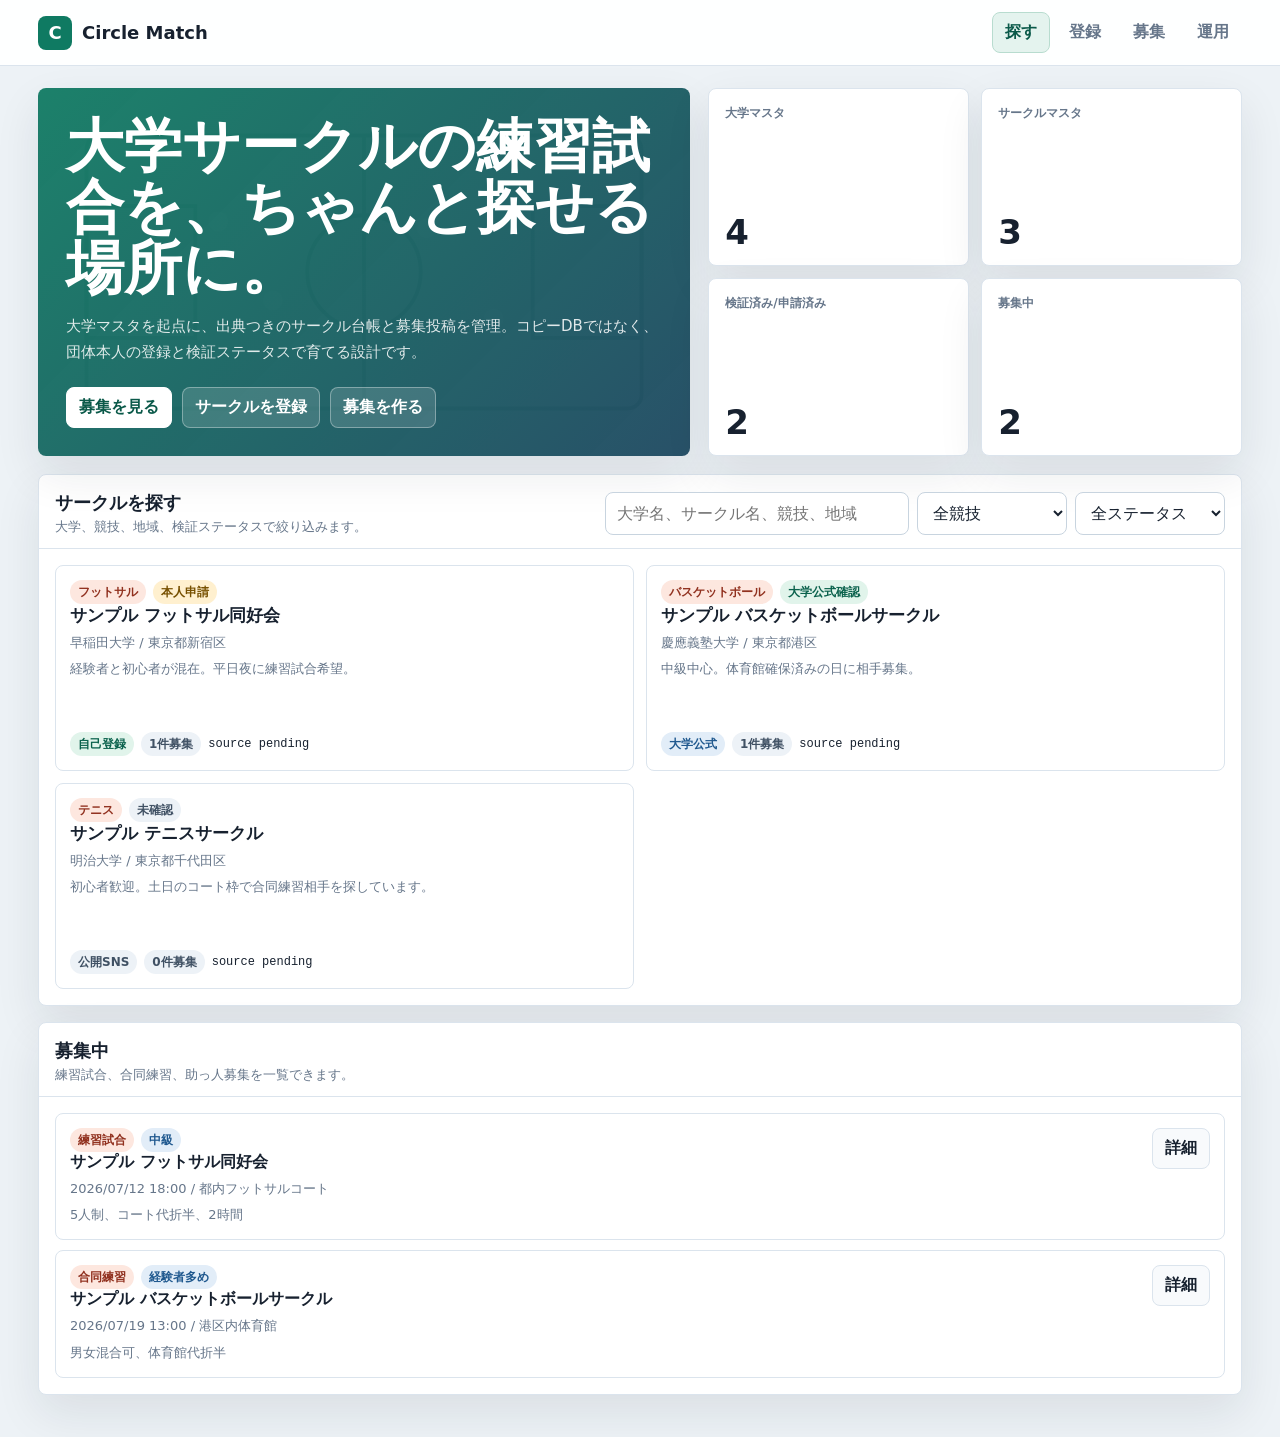
<file: outputs/index.html>
<!doctype html>
<html lang="ja">
<head>
  <meta charset="utf-8">
  <meta name="viewport" content="width=device-width, initial-scale=1">
  <title>Circle Match | 大学サークル練習試合マッチング</title>
  <style>
    :root {
      --ink: #17212f;
      --muted: #66768a;
      --line: #dbe4ed;
      --soft: #f4f7fa;
      --paper: #ffffff;
      --brand: #0f7a62;
      --brand-dark: #0a5949;
      --accent: #d14f2f;
      --gold: #b37a14;
      --blue: #2767a5;
      --shadow: 0 18px 46px rgba(23, 33, 47, .09);
    }

    * { box-sizing: border-box; }

    body {
      margin: 0;
      background: #edf2f6;
      color: var(--ink);
      font-family: system-ui, -apple-system, BlinkMacSystemFont, "Segoe UI", sans-serif;
      letter-spacing: 0;
    }

    button, input, select, textarea { font: inherit; }

    button {
      min-height: 40px;
      border: 1px solid var(--line);
      border-radius: 8px;
      background: var(--paper);
      color: var(--ink);
      cursor: pointer;
      font-weight: 750;
      padding: 9px 12px;
    }

    button.primary {
      color: #fff;
      border-color: var(--brand);
      background: var(--brand);
    }

    button.ghost { background: #f8fafc; }

    header {
      position: sticky;
      top: 0;
      z-index: 20;
      background: rgba(255, 255, 255, .94);
      border-bottom: 1px solid var(--line);
      backdrop-filter: blur(10px);
    }

    .topbar {
      max-width: 1240px;
      margin: 0 auto;
      padding: 12px 18px;
      display: flex;
      align-items: center;
      justify-content: space-between;
      gap: 16px;
    }

    .brand {
      display: flex;
      align-items: center;
      gap: 10px;
      min-width: 180px;
      font-weight: 900;
      font-size: 18px;
    }

    .mark {
      width: 34px;
      height: 34px;
      display: grid;
      place-items: center;
      border-radius: 8px;
      background: var(--brand);
      color: #fff;
      font-weight: 900;
    }

    .tabs {
      display: flex;
      align-items: center;
      justify-content: flex-end;
      flex-wrap: wrap;
      gap: 6px;
    }

    .tab {
      border-color: transparent;
      background: transparent;
      color: var(--muted);
    }

    .tab[aria-selected="true"] {
      color: var(--brand-dark);
      background: #e4f3ee;
      border-color: #b8dccf;
    }

    main {
      max-width: 1240px;
      margin: 0 auto;
      padding: 22px 18px 42px;
    }

    .hero {
      display: grid;
      grid-template-columns: minmax(0, 1.1fr) minmax(320px, .9fr);
      gap: 18px;
      align-items: stretch;
      margin-bottom: 18px;
    }

    .intro {
      min-height: 258px;
      border-radius: 8px;
      background:
        linear-gradient(135deg, rgba(15, 122, 98, .94), rgba(24, 67, 92, .92)),
        url("data:image/svg+xml,%3Csvg xmlns='http://www.w3.org/2000/svg' width='900' height='480' viewBox='0 0 900 480'%3E%3Crect width='900' height='480' fill='%23e9f2f0'/%3E%3Cg fill='none' stroke='%2392b5aa' stroke-width='5' opacity='.65'%3E%3Crect x='88' y='62' width='724' height='356' rx='18'/%3E%3Cline x1='450' y1='62' x2='450' y2='418'/%3E%3Ccircle cx='450' cy='240' r='74'/%3E%3Crect x='88' y='154' width='142' height='172'/%3E%3Crect x='670' y='154' width='142' height='172'/%3E%3C/g%3E%3Cg fill='%23ffffff' opacity='.78'%3E%3Ccircle cx='260' cy='174' r='13'/%3E%3Ccircle cx='331' cy='277' r='13'/%3E%3Ccircle cx='532' cy='183' r='13'/%3E%3Ccircle cx='619' cy='301' r='13'/%3E%3C/g%3E%3C/svg%3E");
      background-size: cover;
      background-position: center;
      color: #fff;
      padding: 28px;
      display: flex;
      flex-direction: column;
      justify-content: space-between;
      box-shadow: var(--shadow);
    }

    .intro h1 {
      max-width: 760px;
      margin: 0;
      font-size: clamp(29px, 5vw, 58px);
      line-height: 1.05;
      letter-spacing: 0;
    }

    .intro p {
      max-width: 680px;
      margin: 14px 0 0;
      color: rgba(255, 255, 255, .86);
      font-size: 15px;
      line-height: 1.75;
    }

    .hero-actions {
      display: flex;
      gap: 10px;
      flex-wrap: wrap;
      margin-top: 22px;
    }

    .hero-actions button {
      border-color: rgba(255, 255, 255, .34);
      background: rgba(255, 255, 255, .14);
      color: #fff;
    }

    .hero-actions button.primary {
      background: #fff;
      color: var(--brand-dark);
      border-color: #fff;
    }

    .stats {
      display: grid;
      grid-template-columns: repeat(2, minmax(0, 1fr));
      gap: 12px;
    }

    .metric, .panel {
      background: var(--paper);
      border: 1px solid var(--line);
      border-radius: 8px;
      box-shadow: var(--shadow);
    }

    .metric {
      min-height: 123px;
      padding: 16px;
      display: flex;
      flex-direction: column;
      justify-content: space-between;
    }

    .metric span {
      color: var(--muted);
      font-size: 12px;
      font-weight: 800;
    }

    .metric strong {
      font-size: 34px;
      line-height: 1;
    }

    .view { display: none; }
    .view.active { display: block; }

    .panel-head {
      padding: 16px 16px 12px;
      border-bottom: 1px solid var(--line);
      display: flex;
      justify-content: space-between;
      gap: 14px;
      flex-wrap: wrap;
      align-items: center;
    }

    .panel-title {
      display: grid;
      gap: 3px;
    }

    .panel-title h2 {
      margin: 0;
      font-size: 18px;
    }

    .panel-title p {
      margin: 0;
      color: var(--muted);
      font-size: 13px;
    }

    .toolbar {
      display: grid;
      grid-template-columns: minmax(220px, 1fr) 150px 150px;
      gap: 8px;
      min-width: min(100%, 620px);
    }

    input, select, textarea {
      width: 100%;
      min-height: 40px;
      border: 1px solid #c8d4df;
      border-radius: 8px;
      background: #fff;
      color: var(--ink);
      padding: 10px 11px;
    }

    textarea {
      min-height: 86px;
      resize: vertical;
    }

    .content-grid {
      display: grid;
      grid-template-columns: 360px minmax(0, 1fr);
      gap: 16px;
      align-items: start;
    }

    .form {
      display: grid;
      gap: 12px;
      padding: 16px;
    }

    label {
      display: grid;
      gap: 6px;
      color: var(--muted);
      font-size: 12px;
      font-weight: 800;
    }

    .row {
      display: grid;
      grid-template-columns: repeat(2, minmax(0, 1fr));
      gap: 10px;
    }

    .cards {
      display: grid;
      grid-template-columns: repeat(2, minmax(0, 1fr));
      gap: 12px;
      padding: 16px;
    }

    .circle-card {
      min-height: 206px;
      border: 1px solid var(--line);
      border-radius: 8px;
      background: #fff;
      padding: 14px;
      display: flex;
      flex-direction: column;
      justify-content: space-between;
      gap: 14px;
    }

    .circle-card h3 {
      margin: 0;
      font-size: 17px;
      line-height: 1.35;
    }

    .circle-card p {
      margin: 6px 0 0;
      color: var(--muted);
      line-height: 1.55;
      font-size: 13px;
    }

    .card-meta {
      display: flex;
      gap: 7px;
      flex-wrap: wrap;
      align-items: center;
    }

    .badge {
      display: inline-flex;
      align-items: center;
      min-height: 24px;
      padding: 3px 8px;
      border-radius: 999px;
      background: #edf2f7;
      color: #405164;
      font-size: 12px;
      font-weight: 850;
      white-space: nowrap;
    }

    .badge.ok { background: #e1f4eb; color: #0b624d; }
    .badge.warn { background: #fff0cf; color: #775000; }
    .badge.hot { background: #fde7df; color: #91311f; }
    .badge.blue { background: #e2edf8; color: #20598f; }

    .match-list {
      display: grid;
      gap: 10px;
      padding: 16px;
    }

    .match-item {
      border: 1px solid var(--line);
      border-radius: 8px;
      background: #fff;
      padding: 14px;
      display: grid;
      grid-template-columns: minmax(0, 1fr) auto;
      gap: 12px;
      align-items: start;
    }

    .match-item h3 {
      margin: 0;
      font-size: 16px;
    }

    .match-item p {
      margin: 6px 0 0;
      color: var(--muted);
      font-size: 13px;
      line-height: 1.55;
    }

    .empty {
      padding: 32px;
      text-align: center;
      color: var(--muted);
    }

    .policy-grid {
      display: grid;
      grid-template-columns: repeat(3, minmax(0, 1fr));
      gap: 12px;
      padding: 16px;
    }

    .policy {
      border: 1px solid var(--line);
      border-radius: 8px;
      padding: 14px;
      background: #fff;
      min-height: 176px;
    }

    .policy h3 {
      margin: 0 0 10px;
      font-size: 16px;
    }

    .policy ul {
      margin: 0;
      padding-left: 18px;
      color: var(--muted);
      line-height: 1.75;
      font-size: 13px;
    }

    .small-actions {
      display: flex;
      flex-wrap: wrap;
      gap: 8px;
      padding: 0 16px 16px;
    }

    .mono {
      font-family: ui-monospace, SFMono-Regular, Consolas, monospace;
      font-size: 12px;
    }

    @media (max-width: 980px) {
      .hero, .content-grid { grid-template-columns: 1fr; }
      .cards, .policy-grid { grid-template-columns: 1fr; }
      .toolbar { grid-template-columns: 1fr; }
    }

    @media (max-width: 620px) {
      .topbar { align-items: flex-start; flex-direction: column; }
      .tabs { justify-content: flex-start; }
      .stats, .row { grid-template-columns: 1fr; }
      .intro { padding: 20px; }
      main { padding-inline: 12px; }
      .match-item { grid-template-columns: 1fr; }
    }
  </style>
</head>
<body>
  <header>
    <div class="topbar">
      <div class="brand"><span class="mark">C</span>Circle Match</div>
      <nav class="tabs" aria-label="画面切替">
        <button class="tab" data-view="find" aria-selected="true">探す</button>
        <button class="tab" data-view="register" aria-selected="false">登録</button>
        <button class="tab" data-view="post" aria-selected="false">募集</button>
        <button class="tab" data-view="policy" aria-selected="false">運用</button>
      </nav>
    </div>
  </header>

  <main>
    <section class="hero">
      <div class="intro">
        <div>
          <h1>大学サークルの練習試合を、ちゃんと探せる場所に。</h1>
          <p>大学マスタを起点に、出典つきのサークル台帳と募集投稿を管理。コピーDBではなく、団体本人の登録と検証ステータスで育てる設計です。</p>
        </div>
        <div class="hero-actions">
          <button class="primary" data-jump="find">募集を見る</button>
          <button data-jump="register">サークルを登録</button>
          <button data-jump="post">募集を作る</button>
        </div>
      </div>
      <div class="stats" aria-label="集計">
        <div class="metric"><span>大学マスタ</span><strong id="universityCount">0</strong></div>
        <div class="metric"><span>サークルマスタ</span><strong id="circleCount">0</strong></div>
        <div class="metric"><span>検証済み/申請済み</span><strong id="verifiedCount">0</strong></div>
        <div class="metric"><span>募集中</span><strong id="matchCount">0</strong></div>
      </div>
    </section>

    <section id="find" class="view active">
      <div class="panel">
        <div class="panel-head">
          <div class="panel-title">
            <h2>サークルを探す</h2>
            <p>大学、競技、地域、検証ステータスで絞り込みます。</p>
          </div>
          <div class="toolbar">
            <input id="searchInput" type="search" placeholder="大学名、サークル名、競技、地域">
            <select id="sportFilter"><option value="">全競技</option></select>
            <select id="statusFilter">
              <option value="">全ステータス</option>
              <option value="unverified">未確認</option>
              <option value="claimed">本人申請</option>
              <option value="university_verified">大学公式確認</option>
              <option value="admin_verified">運営確認</option>
            </select>
          </div>
        </div>
        <div id="circleCards" class="cards"></div>
      </div>

      <div class="panel" style="margin-top: 16px;">
        <div class="panel-head">
          <div class="panel-title">
            <h2>募集中</h2>
            <p>練習試合、合同練習、助っ人募集を一覧できます。</p>
          </div>
        </div>
        <div id="matchList" class="match-list"></div>
      </div>
    </section>

    <section id="register" class="view">
      <div class="content-grid">
        <div class="panel">
          <div class="panel-head">
            <div class="panel-title">
              <h2>大学マスタ</h2>
              <p>キャンパス単位の地域情報を持たせます。</p>
            </div>
          </div>
          <form id="universityForm" class="form">
            <label>大学名<input id="universityName" required placeholder="例: 明治大学"></label>
            <div class="row">
              <label>都道府県<input id="prefecture" required placeholder="例: 東京都"></label>
              <label>市区町村<input id="city" required placeholder="例: 千代田区"></label>
            </div>
            <label>キャンパス/地域<input id="campusName" placeholder="例: 駿河台キャンパス"></label>
            <label>公式URL<input id="officialUrl" type="url" placeholder="https://..."></label>
            <button class="primary" type="submit">大学を保存</button>
          </form>
        </div>

        <div class="panel">
          <div class="panel-head">
            <div class="panel-title">
              <h2>サークルマスタ</h2>
              <p>出典URLと検証状態を必ず残します。</p>
            </div>
          </div>
          <form id="circleForm" class="form">
            <label>大学<select id="circleUniversity" required></select></label>
            <label>サークル名<input id="circleName" required placeholder="例: 早稲田フットサル同好会"></label>
            <div class="row">
              <label>競技
                <select id="circleSport" required>
                  <option>サッカー</option>
                  <option>フットサル</option>
                  <option>バスケットボール</option>
                  <option>テニス</option>
                  <option>バレーボール</option>
                  <option>野球</option>
                  <option>その他</option>
                </select>
              </label>
              <label>活動地域<input id="circleArea" required placeholder="例: 東京都新宿区"></label>
            </div>
            <div class="row">
              <label>出典種別
                <select id="sourceType">
                  <option value="university_official">大学公式</option>
                  <option value="self_registered">自己登録</option>
                  <option value="public_sns">公開SNS</option>
                  <option value="other">その他公開情報</option>
                </select>
              </label>
              <label>検証ステータス
                <select id="verificationStatus">
                  <option value="unverified">未確認</option>
                  <option value="claimed">本人申請</option>
                  <option value="university_verified">大学公式確認</option>
                  <option value="admin_verified">運営確認</option>
                </select>
              </label>
            </div>
            <label>出典URL<input id="sourceUrl" type="url" placeholder="https://..."></label>
            <label>SNS URL<input id="snsUrl" type="url" placeholder="https://..."></label>
            <label>団体本人が書くメモ<textarea id="ownerNotes" placeholder="レベル感、活動曜日、募集したい相手など"></textarea></label>
            <button class="primary" type="submit">サークルを保存</button>
          </form>
        </div>
      </div>
    </section>

    <section id="post" class="view">
      <div class="content-grid">
        <div class="panel">
          <div class="panel-head">
            <div class="panel-title">
              <h2>募集を作る</h2>
              <p>日時、場所、レベル、条件を公開します。</p>
            </div>
          </div>
          <form id="matchForm" class="form">
            <label>募集元サークル<select id="matchCircle" required></select></label>
            <div class="row">
              <label>募集種別
                <select id="matchType">
                  <option>練習試合</option>
                  <option>合同練習</option>
                  <option>助っ人募集</option>
                  <option>大会参加者募集</option>
                </select>
              </label>
              <label>レベル
                <select id="matchLevel">
                  <option>初心者歓迎</option>
                  <option>中級</option>
                  <option>経験者多め</option>
                  <option>大会志向</option>
                </select>
              </label>
            </div>
            <label>日時<input id="matchDate" type="datetime-local" required></label>
            <label>場所<input id="matchPlace" required placeholder="例: 江戸川区臨海球技場"></label>
            <label>条件<textarea id="matchNote" placeholder="人数、費用、男女混合可否、雨天時など"></textarea></label>
            <button class="primary" type="submit">募集を保存</button>
          </form>
        </div>

        <div class="panel">
          <div class="panel-head">
            <div class="panel-title">
              <h2>直近の募集</h2>
              <p>保存した募集はローカルに保持されます。</p>
            </div>
          </div>
          <div id="postMatchList" class="match-list"></div>
        </div>
      </div>
    </section>

    <section id="policy" class="view">
      <div class="panel">
        <div class="panel-head">
          <div class="panel-title">
            <h2>データ運用</h2>
            <p>既存サイトのコピーではなく、出典管理と本人申請で育てます。</p>
          </div>
        </div>
        <div class="policy-grid">
          <article class="policy">
            <h3>保存する情報</h3>
            <ul>
              <li>大学名、地域、公式URL</li>
              <li>サークル名、競技、活動地域</li>
              <li>出典URL、公開SNS</li>
              <li>団体本人が入力した紹介文</li>
            </ul>
          </article>
          <article class="policy">
            <h3>コピーしない情報</h3>
            <ul>
              <li>他サイトの紹介文</li>
              <li>写真、レビュー、ランキング</li>
              <li>ログイン後ページの情報</li>
              <li>規約で禁止された大量取得データ</li>
            </ul>
          </article>
          <article class="policy">
            <h3>検証ステータス</h3>
            <ul>
              <li>未確認</li>
              <li>本人申請</li>
              <li>大学公式確認</li>
              <li>運営確認</li>
            </ul>
          </article>
        </div>
        <div class="small-actions">
          <button id="exportJson">JSON出力</button>
          <button id="exportCsv">CSV出力</button>
          <button id="resetSeed" class="ghost">初期データに戻す</button>
        </div>
      </div>
    </section>
  </main>

  <script>
    const storageKey = "circle-match-site-v1";

    const seed = {
      universities: [
        { university_id: "u_waseda", university_name: "早稲田大学", prefecture: "東京都", city: "新宿区", campus_name: "早稲田キャンパス", official_url: "https://www.waseda.jp/" },
        { university_id: "u_keio", university_name: "慶應義塾大学", prefecture: "東京都", city: "港区", campus_name: "三田キャンパス", official_url: "https://www.keio.ac.jp/" },
        { university_id: "u_meiji", university_name: "明治大学", prefecture: "東京都", city: "千代田区", campus_name: "駿河台キャンパス", official_url: "https://www.meiji.ac.jp/" },
        { university_id: "u_tokyo", university_name: "東京大学", prefecture: "東京都", city: "文京区", campus_name: "本郷キャンパス", official_url: "https://www.u-tokyo.ac.jp/" }
      ],
      circles: [
        {
          circle_id: "c_001",
          university_id: "u_waseda",
          circle_name: "サンプル フットサル同好会",
          sport_category: "フットサル",
          activity_area: "東京都新宿区",
          source_type: "self_registered",
          source_url: "",
          verification_status: "claimed",
          public_status: "published",
          last_checked_at: "2026-06-28",
          sns_url: "",
          owner_notes: "経験者と初心者が混在。平日夜に練習試合希望。"
        },
        {
          circle_id: "c_002",
          university_id: "u_keio",
          circle_name: "サンプル バスケットボールサークル",
          sport_category: "バスケットボール",
          activity_area: "東京都港区",
          source_type: "university_official",
          source_url: "",
          verification_status: "university_verified",
          public_status: "published",
          last_checked_at: "2026-06-28",
          sns_url: "",
          owner_notes: "中級中心。体育館確保済みの日に相手募集。"
        },
        {
          circle_id: "c_003",
          university_id: "u_meiji",
          circle_name: "サンプル テニスサークル",
          sport_category: "テニス",
          activity_area: "東京都千代田区",
          source_type: "public_sns",
          source_url: "",
          verification_status: "unverified",
          public_status: "published",
          last_checked_at: "2026-06-28",
          sns_url: "",
          owner_notes: "初心者歓迎。土日のコート枠で合同練習相手を探しています。"
        }
      ],
      matchPosts: [
        {
          match_post_id: "m_001",
          circle_id: "c_001",
          type: "練習試合",
          level: "中級",
          scheduled_at: "2026-07-12T18:00",
          place: "都内フットサルコート",
          conditions: "5人制、コート代折半、2時間"
        },
        {
          match_post_id: "m_002",
          circle_id: "c_002",
          type: "合同練習",
          level: "経験者多め",
          scheduled_at: "2026-07-19T13:00",
          place: "港区内体育館",
          conditions: "男女混合可、体育館代折半"
        }
      ]
    };

    const sourceLabels = {
      university_official: "大学公式",
      self_registered: "自己登録",
      public_sns: "公開SNS",
      other: "その他"
    };

    const statusLabels = {
      unverified: "未確認",
      claimed: "本人申請",
      university_verified: "大学公式確認",
      admin_verified: "運営確認"
    };

    let state = loadState();

    function loadState() {
      const stored = localStorage.getItem(storageKey);
      return stored ? JSON.parse(stored) : structuredClone(seed);
    }

    function saveState() {
      localStorage.setItem(storageKey, JSON.stringify(state));
      render();
    }

    function id(prefix) {
      return `${prefix}_${Date.now().toString(36)}_${Math.random().toString(36).slice(2, 7)}`;
    }

    function escapeHtml(value) {
      return String(value ?? "").replace(/[&<>"']/g, char => ({
        "&": "&amp;",
        "<": "&lt;",
        ">": "&gt;",
        '"': "&quot;",
        "'": "&#039;"
      })[char]);
    }

    function universityName(universityId) {
      return state.universities.find(item => item.university_id === universityId)?.university_name || "未設定";
    }

    function circleName(circleId) {
      return state.circles.find(item => item.circle_id === circleId)?.circle_name || "未設定";
    }

    function statusBadge(status) {
      const cls = status === "university_verified" || status === "admin_verified" ? "ok" : status === "claimed" ? "warn" : "";
      return `<span class="badge ${cls}">${escapeHtml(statusLabels[status] || status)}</span>`;
    }

    function sourceBadge(source) {
      const cls = source === "self_registered" ? "ok" : source === "university_official" ? "blue" : "";
      return `<span class="badge ${cls}">${escapeHtml(sourceLabels[source] || source)}</span>`;
    }

    function formatDate(value) {
      const date = new Date(value);
      if (Number.isNaN(date.getTime())) return value || "";
      return new Intl.DateTimeFormat("ja-JP", {
        year: "numeric",
        month: "2-digit",
        day: "2-digit",
        hour: "2-digit",
        minute: "2-digit"
      }).format(date);
    }

    function render() {
      document.getElementById("universityCount").textContent = state.universities.length;
      document.getElementById("circleCount").textContent = state.circles.length;
      document.getElementById("verifiedCount").textContent = state.circles.filter(circle =>
        ["claimed", "university_verified", "admin_verified"].includes(circle.verification_status)
      ).length;
      document.getElementById("matchCount").textContent = state.matchPosts.length;

      renderOptions();
      renderCircles();
      renderMatches();
    }

    function renderOptions() {
      const universityOptions = state.universities.map(item =>
        `<option value="${escapeHtml(item.university_id)}">${escapeHtml(item.university_name)} / ${escapeHtml(item.prefecture)}</option>`
      ).join("");
      document.getElementById("circleUniversity").innerHTML = universityOptions;

      document.getElementById("matchCircle").innerHTML = state.circles.map(item =>
        `<option value="${escapeHtml(item.circle_id)}">${escapeHtml(universityName(item.university_id))} - ${escapeHtml(item.circle_name)}</option>`
      ).join("");

      const currentSport = document.getElementById("sportFilter").value;
      const sports = [...new Set(state.circles.map(item => item.sport_category))].sort();
      document.getElementById("sportFilter").innerHTML = '<option value="">全競技</option>' + sports.map(sport =>
        `<option value="${escapeHtml(sport)}">${escapeHtml(sport)}</option>`
      ).join("");
      document.getElementById("sportFilter").value = sports.includes(currentSport) ? currentSport : "";
    }

    function renderCircles() {
      const query = document.getElementById("searchInput").value.trim().toLowerCase();
      const sport = document.getElementById("sportFilter").value;
      const status = document.getElementById("statusFilter").value;
      const matchesByCircle = new Map();
      state.matchPosts.forEach(post => matchesByCircle.set(post.circle_id, (matchesByCircle.get(post.circle_id) || 0) + 1));

      const rows = state.circles.filter(circle => {
        const haystack = [
          circle.circle_name,
          universityName(circle.university_id),
          circle.sport_category,
          circle.activity_area,
          circle.owner_notes
        ].join(" ").toLowerCase();
        return (!query || haystack.includes(query)) &&
          (!sport || circle.sport_category === sport) &&
          (!status || circle.verification_status === status);
      }).map(circle => {
        const sourceLink = circle.source_url
          ? `<a href="${escapeHtml(circle.source_url)}" target="_blank" rel="noopener">出典</a>`
          : '<span class="mono">source pending</span>';
        return `
          <article class="circle-card">
            <div>
              <div class="card-meta">
                <span class="badge hot">${escapeHtml(circle.sport_category)}</span>
                ${statusBadge(circle.verification_status)}
              </div>
              <h3>${escapeHtml(circle.circle_name)}</h3>
              <p>${escapeHtml(universityName(circle.university_id))} / ${escapeHtml(circle.activity_area)}</p>
              <p>${escapeHtml(circle.owner_notes || "詳細は団体本人の登録待ちです。")}</p>
            </div>
            <div class="card-meta">
              ${sourceBadge(circle.source_type)}
              <span class="badge">${matchesByCircle.get(circle.circle_id) || 0}件募集</span>
              ${sourceLink}
            </div>
          </article>
        `;
      }).join("");

      document.getElementById("circleCards").innerHTML = rows || '<div class="empty">条件に合うサークルがありません</div>';
    }

    function renderMatches() {
      const rows = state.matchPosts
        .slice()
        .sort((a, b) => new Date(a.scheduled_at) - new Date(b.scheduled_at))
        .map(post => `
          <article class="match-item">
            <div>
              <div class="card-meta">
                <span class="badge hot">${escapeHtml(post.type)}</span>
                <span class="badge blue">${escapeHtml(post.level)}</span>
              </div>
              <h3>${escapeHtml(circleName(post.circle_id))}</h3>
              <p>${escapeHtml(formatDate(post.scheduled_at))} / ${escapeHtml(post.place)}</p>
              <p>${escapeHtml(post.conditions || "条件未設定")}</p>
            </div>
            <button class="ghost" type="button">詳細</button>
          </article>
        `).join("");

      const html = rows || '<div class="empty">募集はまだありません</div>';
      document.getElementById("matchList").innerHTML = html;
      document.getElementById("postMatchList").innerHTML = html;
    }

    function switchView(viewId) {
      document.querySelectorAll(".tab").forEach(tab => {
        tab.setAttribute("aria-selected", String(tab.dataset.view === viewId));
      });
      document.querySelectorAll(".view").forEach(view => view.classList.toggle("active", view.id === viewId));
      window.scrollTo({ top: 0, behavior: "smooth" });
    }

    function download(filename, content, type) {
      const blob = new Blob([content], { type });
      const url = URL.createObjectURL(blob);
      const anchor = document.createElement("a");
      anchor.href = url;
      anchor.download = filename;
      anchor.click();
      URL.revokeObjectURL(url);
    }

    function toCsv() {
      const header = ["circle_id", "university_name", "circle_name", "sport_category", "activity_area", "source_type", "source_url", "verification_status", "sns_url", "owner_notes"];
      const lines = state.circles.map(circle => header.map(key => {
        const value = key === "university_name" ? universityName(circle.university_id) : circle[key];
        return `"${String(value ?? "").replace(/"/g, '""')}"`;
      }).join(","));
      return [header.join(","), ...lines].join("\n");
    }

    document.querySelectorAll(".tab").forEach(tab => {
      tab.addEventListener("click", () => switchView(tab.dataset.view));
    });

    document.querySelectorAll("[data-jump]").forEach(button => {
      button.addEventListener("click", () => switchView(button.dataset.jump));
    });

    ["searchInput", "sportFilter", "statusFilter"].forEach(controlId => {
      document.getElementById(controlId).addEventListener("input", renderCircles);
      document.getElementById(controlId).addEventListener("change", renderCircles);
    });

    document.getElementById("universityForm").addEventListener("submit", event => {
      event.preventDefault();
      state.universities.push({
        university_id: id("u"),
        university_name: document.getElementById("universityName").value.trim(),
        prefecture: document.getElementById("prefecture").value.trim(),
        city: document.getElementById("city").value.trim(),
        campus_name: document.getElementById("campusName").value.trim(),
        official_url: document.getElementById("officialUrl").value.trim()
      });
      event.target.reset();
      saveState();
      switchView("find");
    });

    document.getElementById("circleForm").addEventListener("submit", event => {
      event.preventDefault();
      state.circles.push({
        circle_id: id("c"),
        university_id: document.getElementById("circleUniversity").value,
        circle_name: document.getElementById("circleName").value.trim(),
        sport_category: document.getElementById("circleSport").value,
        activity_area: document.getElementById("circleArea").value.trim(),
        source_type: document.getElementById("sourceType").value,
        source_url: document.getElementById("sourceUrl").value.trim(),
        verification_status: document.getElementById("verificationStatus").value,
        public_status: "published",
        last_checked_at: new Date().toISOString().slice(0, 10),
        sns_url: document.getElementById("snsUrl").value.trim(),
        owner_notes: document.getElementById("ownerNotes").value.trim()
      });
      event.target.reset();
      saveState();
      switchView("find");
    });

    document.getElementById("matchForm").addEventListener("submit", event => {
      event.preventDefault();
      state.matchPosts.push({
        match_post_id: id("m"),
        circle_id: document.getElementById("matchCircle").value,
        type: document.getElementById("matchType").value,
        level: document.getElementById("matchLevel").value,
        scheduled_at: document.getElementById("matchDate").value,
        place: document.getElementById("matchPlace").value.trim(),
        conditions: document.getElementById("matchNote").value.trim()
      });
      event.target.reset();
      saveState();
      switchView("find");
    });

    document.getElementById("exportJson").addEventListener("click", () => {
      download("circle-match-data.json", JSON.stringify(state, null, 2), "application/json");
    });

    document.getElementById("exportCsv").addEventListener("click", () => {
      download("circle-master.csv", toCsv(), "text/csv;charset=utf-8");
    });

    document.getElementById("resetSeed").addEventListener("click", () => {
      if (confirm("保存済みデータを初期データに戻しますか？")) {
        state = structuredClone(seed);
        saveState();
      }
    });

    render();
  </script>
</body>
</html>
</file>
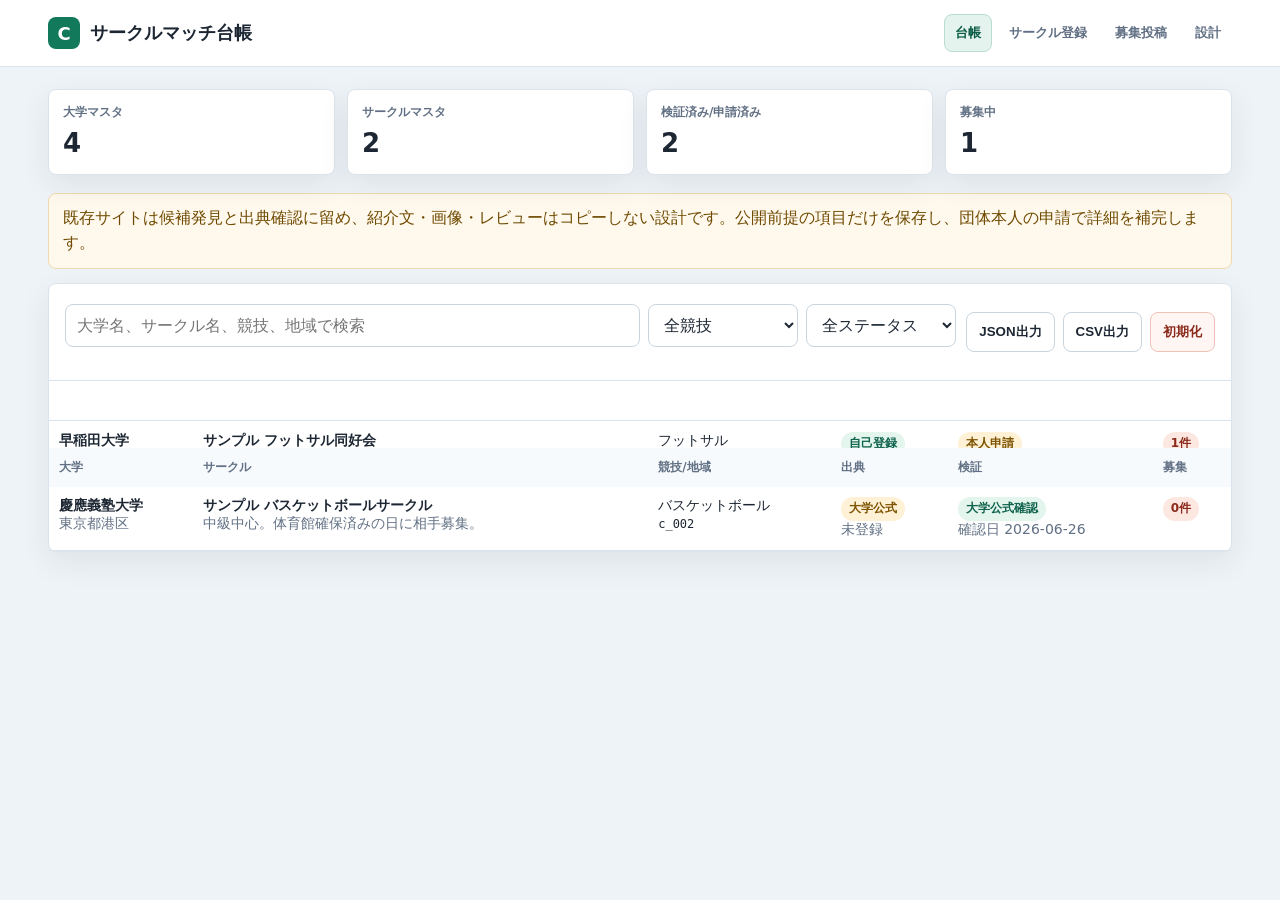
<file: outputs/circle-match-master.html>
<!doctype html>
<html lang="ja">
<head>
  <meta charset="utf-8">
  <meta name="viewport" content="width=device-width, initial-scale=1">
  <title>サークルマッチ台帳</title>
  <style>
    :root {
      --ink: #1d2733;
      --muted: #617084;
      --line: #dbe3ec;
      --soft: #f5f8fb;
      --panel: #ffffff;
      --brand: #13795b;
      --brand-strong: #0d5d47;
      --accent: #c9472c;
      --warn: #a66a00;
      --shadow: 0 10px 30px rgba(29, 39, 51, .08);
    }

    * { box-sizing: border-box; }

    body {
      margin: 0;
      font-family: system-ui, -apple-system, BlinkMacSystemFont, "Segoe UI", sans-serif;
      color: var(--ink);
      background: #eef3f7;
      letter-spacing: 0;
    }

    header {
      background: #fff;
      border-bottom: 1px solid var(--line);
      position: sticky;
      top: 0;
      z-index: 10;
    }

    .topbar {
      max-width: 1220px;
      margin: 0 auto;
      padding: 14px 18px;
      display: flex;
      align-items: center;
      justify-content: space-between;
      gap: 14px;
    }

    .brand {
      display: flex;
      align-items: center;
      gap: 10px;
      min-width: 180px;
      font-weight: 800;
      font-size: 18px;
    }

    .brand-mark {
      width: 32px;
      height: 32px;
      display: grid;
      place-items: center;
      border-radius: 8px;
      color: #fff;
      background: var(--brand);
      font-weight: 900;
    }

    nav {
      display: flex;
      gap: 6px;
      flex-wrap: wrap;
      justify-content: flex-end;
    }

    .tab {
      border: 1px solid transparent;
      background: transparent;
      color: var(--muted);
      padding: 8px 10px;
      border-radius: 8px;
      cursor: pointer;
      font-weight: 650;
      min-height: 38px;
    }

    .tab[aria-selected="true"] {
      background: #e5f3ee;
      border-color: #b9ded1;
      color: var(--brand-strong);
    }

    main {
      max-width: 1220px;
      margin: 0 auto;
      padding: 22px 18px 42px;
    }

    .summary {
      display: grid;
      grid-template-columns: repeat(4, minmax(0, 1fr));
      gap: 12px;
      margin-bottom: 18px;
    }

    .metric {
      background: var(--panel);
      border: 1px solid var(--line);
      border-radius: 8px;
      padding: 14px;
      box-shadow: var(--shadow);
      min-height: 86px;
    }

    .metric span {
      display: block;
      color: var(--muted);
      font-size: 12px;
      font-weight: 700;
    }

    .metric strong {
      display: block;
      margin-top: 7px;
      font-size: 26px;
    }

    .view { display: none; }
    .view.active { display: block; }

    .grid {
      display: grid;
      grid-template-columns: 340px minmax(0, 1fr);
      gap: 16px;
      align-items: start;
    }

    .panel {
      background: var(--panel);
      border: 1px solid var(--line);
      border-radius: 8px;
      box-shadow: var(--shadow);
    }

    .panel h2, .panel h3 {
      margin: 0;
      padding: 16px 16px 0;
      font-size: 17px;
    }

    .panel-body { padding: 16px; }

    .form-grid {
      display: grid;
      gap: 12px;
    }

    label {
      display: grid;
      gap: 6px;
      color: var(--muted);
      font-size: 12px;
      font-weight: 700;
    }

    input, select, textarea {
      width: 100%;
      border: 1px solid #c9d4df;
      border-radius: 8px;
      padding: 10px 11px;
      color: var(--ink);
      background: #fff;
      font: inherit;
      min-height: 40px;
    }

    textarea { min-height: 86px; resize: vertical; }

    .row {
      display: grid;
      grid-template-columns: repeat(2, minmax(0, 1fr));
      gap: 10px;
    }

    .actions {
      display: flex;
      flex-wrap: wrap;
      gap: 8px;
      align-items: center;
      margin-top: 12px;
    }

    button {
      border: 1px solid #c9d4df;
      background: #fff;
      color: var(--ink);
      padding: 9px 12px;
      border-radius: 8px;
      min-height: 40px;
      cursor: pointer;
      font-weight: 700;
    }

    button.primary {
      background: var(--brand);
      border-color: var(--brand);
      color: #fff;
    }

    button.danger {
      color: #8b2b1d;
      border-color: #efc1b7;
      background: #fff5f2;
    }

    .toolbar {
      display: flex;
      gap: 10px;
      align-items: center;
      justify-content: space-between;
      margin-bottom: 12px;
      flex-wrap: wrap;
    }

    .searchbar {
      display: grid;
      grid-template-columns: minmax(180px, 1fr) 150px 150px;
      gap: 8px;
      flex: 1;
      min-width: min(100%, 620px);
    }

    table {
      width: 100%;
      border-collapse: collapse;
      font-size: 14px;
    }

    th, td {
      padding: 11px 10px;
      border-bottom: 1px solid var(--line);
      vertical-align: top;
      text-align: left;
    }

    th {
      color: var(--muted);
      background: #f7fafc;
      font-size: 12px;
      position: sticky;
      top: 67px;
      z-index: 2;
    }

    .table-wrap {
      overflow: auto;
      max-height: 620px;
      border-top: 1px solid var(--line);
    }

    .badge {
      display: inline-flex;
      align-items: center;
      gap: 4px;
      min-height: 24px;
      padding: 3px 8px;
      border-radius: 999px;
      background: #edf2f7;
      color: #405164;
      font-size: 12px;
      font-weight: 800;
      white-space: nowrap;
    }

    .badge.ok { background: #e3f5ed; color: #0f624b; }
    .badge.warn { background: #fff1d6; color: #7d5300; }
    .badge.hot { background: #fde8e1; color: #8b2b1d; }

    .muted { color: var(--muted); }
    .mono { font-family: ui-monospace, SFMono-Regular, Consolas, monospace; font-size: 12px; }

    .schema {
      display: grid;
      grid-template-columns: repeat(3, minmax(0, 1fr));
      gap: 12px;
    }

    .schema-item {
      border: 1px solid var(--line);
      border-radius: 8px;
      background: #fff;
      padding: 14px;
    }

    .schema-item h3 {
      padding: 0;
      margin-bottom: 10px;
    }

    .schema-item ul {
      margin: 0;
      padding-left: 18px;
      color: var(--muted);
      line-height: 1.75;
    }

    .notice {
      border: 1px solid #f0d9ad;
      background: #fff8ec;
      color: #6f4a00;
      border-radius: 8px;
      padding: 12px 14px;
      line-height: 1.55;
      margin-bottom: 14px;
    }

    .empty {
      padding: 26px;
      text-align: center;
      color: var(--muted);
    }

    @media (max-width: 900px) {
      .summary, .schema { grid-template-columns: repeat(2, minmax(0, 1fr)); }
      .grid { grid-template-columns: 1fr; }
      .searchbar { grid-template-columns: 1fr; }
      th { top: 114px; }
    }

    @media (max-width: 560px) {
      .topbar { align-items: flex-start; flex-direction: column; }
      nav { justify-content: flex-start; }
      .summary, .schema, .row { grid-template-columns: 1fr; }
      main { padding-inline: 12px; }
      .metric strong { font-size: 22px; }
    }
  </style>
</head>
<body>
  <header>
    <div class="topbar">
      <div class="brand"><span class="brand-mark">C</span>サークルマッチ台帳</div>
      <nav aria-label="画面切替">
        <button class="tab" data-view="dashboard" aria-selected="true">台帳</button>
        <button class="tab" data-view="circles" aria-selected="false">サークル登録</button>
        <button class="tab" data-view="matches" aria-selected="false">募集投稿</button>
        <button class="tab" data-view="schema" aria-selected="false">設計</button>
      </nav>
    </div>
  </header>

  <main>
    <section class="summary" aria-label="集計">
      <div class="metric"><span>大学マスタ</span><strong id="universityCount">0</strong></div>
      <div class="metric"><span>サークルマスタ</span><strong id="circleCount">0</strong></div>
      <div class="metric"><span>検証済み/申請済み</span><strong id="verifiedCount">0</strong></div>
      <div class="metric"><span>募集中</span><strong id="matchCount">0</strong></div>
    </section>

    <section id="dashboard" class="view active">
      <div class="notice">
        既存サイトは候補発見と出典確認に留め、紹介文・画像・レビューはコピーしない設計です。公開前提の項目だけを保存し、団体本人の申請で詳細を補完します。
      </div>
      <div class="panel">
        <div class="panel-body">
          <div class="toolbar">
            <div class="searchbar">
              <input id="searchInput" type="search" placeholder="大学名、サークル名、競技、地域で検索">
              <select id="sportFilter">
                <option value="">全競技</option>
              </select>
              <select id="statusFilter">
                <option value="">全ステータス</option>
                <option value="unverified">未確認</option>
                <option value="claimed">本人申請</option>
                <option value="university_verified">大学公式確認</option>
                <option value="admin_verified">運営確認</option>
              </select>
            </div>
            <div class="actions">
              <button id="exportJson">JSON出力</button>
              <button id="exportCsv">CSV出力</button>
              <button id="resetSeed" class="danger">初期化</button>
            </div>
          </div>
        </div>
        <div class="table-wrap">
          <table>
            <thead>
              <tr>
                <th>大学</th>
                <th>サークル</th>
                <th>競技/地域</th>
                <th>出典</th>
                <th>検証</th>
                <th>募集</th>
              </tr>
            </thead>
            <tbody id="circleTable"></tbody>
          </table>
        </div>
      </div>
    </section>

    <section id="circles" class="view">
      <div class="grid">
        <section class="panel">
          <h2>サークルを追加</h2>
          <div class="panel-body">
            <form id="circleForm" class="form-grid">
              <label>大学
                <select id="circleUniversity" required></select>
              </label>
              <label>サークル名
                <input id="circleName" required placeholder="例: 早稲田フットサル同好会">
              </label>
              <div class="row">
                <label>競技
                  <select id="circleSport" required>
                    <option>サッカー</option>
                    <option>フットサル</option>
                    <option>バスケットボール</option>
                    <option>テニス</option>
                    <option>バレーボール</option>
                    <option>野球</option>
                    <option>その他</option>
                  </select>
                </label>
                <label>活動地域
                  <input id="circleArea" required placeholder="例: 東京都新宿区">
                </label>
              </div>
              <div class="row">
                <label>出典種別
                  <select id="sourceType">
                    <option value="university_official">大学公式</option>
                    <option value="self_registered">自己登録</option>
                    <option value="public_sns">公開SNS</option>
                    <option value="other">その他公開情報</option>
                  </select>
                </label>
                <label>検証ステータス
                  <select id="verificationStatus">
                    <option value="unverified">未確認</option>
                    <option value="claimed">本人申請</option>
                    <option value="university_verified">大学公式確認</option>
                    <option value="admin_verified">運営確認</option>
                  </select>
                </label>
              </div>
              <label>出典URL
                <input id="sourceUrl" type="url" placeholder="https://...">
              </label>
              <label>SNS URL
                <input id="snsUrl" type="url" placeholder="https://...">
              </label>
              <label>団体本人が書くメモ
                <textarea id="ownerNotes" placeholder="レベル感、活動曜日、募集したい相手など"></textarea>
              </label>
              <button class="primary" type="submit">サークルを保存</button>
            </form>
          </div>
        </section>

        <section class="panel">
          <h2>大学マスタを追加</h2>
          <div class="panel-body">
            <form id="universityForm" class="form-grid">
              <label>大学名
                <input id="universityName" required placeholder="例: 明治大学">
              </label>
              <div class="row">
                <label>都道府県
                  <input id="prefecture" required placeholder="例: 東京都">
                </label>
                <label>市区町村
                  <input id="city" required placeholder="例: 千代田区">
                </label>
              </div>
              <label>キャンパス/地域
                <input id="campusName" placeholder="例: 駿河台キャンパス">
              </label>
              <label>公式URL
                <input id="officialUrl" type="url" placeholder="https://...">
              </label>
              <button class="primary" type="submit">大学を保存</button>
            </form>
          </div>
        </section>
      </div>
    </section>

    <section id="matches" class="view">
      <div class="grid">
        <section class="panel">
          <h2>募集を作成</h2>
          <div class="panel-body">
            <form id="matchForm" class="form-grid">
              <label>募集元サークル
                <select id="matchCircle" required></select>
              </label>
              <div class="row">
                <label>募集種別
                  <select id="matchType">
                    <option>練習試合</option>
                    <option>合同練習</option>
                    <option>助っ人募集</option>
                    <option>大会参加者募集</option>
                  </select>
                </label>
                <label>レベル
                  <select id="matchLevel">
                    <option>初心者歓迎</option>
                    <option>中級</option>
                    <option>経験者多め</option>
                    <option>大会志向</option>
                  </select>
                </label>
              </div>
              <label>日時
                <input id="matchDate" type="datetime-local" required>
              </label>
              <label>場所
                <input id="matchPlace" required placeholder="例: 江戸川区臨海球技場">
              </label>
              <label>条件
                <textarea id="matchNote" placeholder="人数、費用、男女混合可否、雨天時など"></textarea>
              </label>
              <button class="primary" type="submit">募集を保存</button>
            </form>
          </div>
        </section>

        <section class="panel">
          <h2>募集中一覧</h2>
          <div class="table-wrap">
            <table>
              <thead>
                <tr>
                  <th>サークル</th>
                  <th>種別</th>
                  <th>日時/場所</th>
                  <th>条件</th>
                </tr>
              </thead>
              <tbody id="matchTable"></tbody>
            </table>
          </div>
        </section>
      </div>
    </section>

    <section id="schema" class="view">
      <div class="schema">
        <article class="schema-item">
          <h3>universities</h3>
          <ul>
            <li>university_id</li>
            <li>university_name</li>
            <li>prefecture / city</li>
            <li>campus_name</li>
            <li>official_url</li>
          </ul>
        </article>
        <article class="schema-item">
          <h3>circles</h3>
          <ul>
            <li>circle_id</li>
            <li>university_id</li>
            <li>circle_name</li>
            <li>sport_category</li>
            <li>activity_area</li>
            <li>source_type / source_url</li>
            <li>verification_status</li>
          </ul>
        </article>
        <article class="schema-item">
          <h3>match_posts</h3>
          <ul>
            <li>match_post_id</li>
            <li>circle_id</li>
            <li>type / level</li>
            <li>scheduled_at</li>
            <li>place</li>
            <li>conditions</li>
          </ul>
        </article>
      </div>
    </section>
  </main>

  <script>
    const storageKey = "circle-match-master-v1";

    const seed = {
      universities: [
        { university_id: "u_waseda", university_name: "早稲田大学", prefecture: "東京都", city: "新宿区", campus_name: "早稲田キャンパス", official_url: "https://www.waseda.jp/" },
        { university_id: "u_keio", university_name: "慶應義塾大学", prefecture: "東京都", city: "港区", campus_name: "三田キャンパス", official_url: "https://www.keio.ac.jp/" },
        { university_id: "u_meiji", university_name: "明治大学", prefecture: "東京都", city: "千代田区", campus_name: "駿河台キャンパス", official_url: "https://www.meiji.ac.jp/" },
        { university_id: "u_tokyo", university_name: "東京大学", prefecture: "東京都", city: "文京区", campus_name: "本郷キャンパス", official_url: "https://www.u-tokyo.ac.jp/" }
      ],
      circles: [
        {
          circle_id: "c_001",
          university_id: "u_waseda",
          circle_name: "サンプル フットサル同好会",
          sport_category: "フットサル",
          activity_area: "東京都新宿区",
          source_type: "self_registered",
          source_url: "",
          verification_status: "claimed",
          public_status: "published",
          last_checked_at: "2026-06-26",
          sns_url: "",
          owner_notes: "経験者と初心者が混在。平日夜に練習試合希望。"
        },
        {
          circle_id: "c_002",
          university_id: "u_keio",
          circle_name: "サンプル バスケットボールサークル",
          sport_category: "バスケットボール",
          activity_area: "東京都港区",
          source_type: "university_official",
          source_url: "",
          verification_status: "university_verified",
          public_status: "published",
          last_checked_at: "2026-06-26",
          sns_url: "",
          owner_notes: "中級中心。体育館確保済みの日に相手募集。"
        }
      ],
      matchPosts: [
        {
          match_post_id: "m_001",
          circle_id: "c_001",
          type: "練習試合",
          level: "中級",
          scheduled_at: "2026-07-12T18:00",
          place: "都内フットサルコート",
          conditions: "5人制、コート代折半、2時間"
        }
      ]
    };

    const sourceLabels = {
      university_official: "大学公式",
      self_registered: "自己登録",
      public_sns: "公開SNS",
      other: "その他"
    };

    const statusLabels = {
      unverified: "未確認",
      claimed: "本人申請",
      university_verified: "大学公式確認",
      admin_verified: "運営確認"
    };

    let state = loadState();

    function loadState() {
      const stored = localStorage.getItem(storageKey);
      return stored ? JSON.parse(stored) : structuredClone(seed);
    }

    function saveState() {
      localStorage.setItem(storageKey, JSON.stringify(state));
      render();
    }

    function id(prefix) {
      return `${prefix}_${Date.now().toString(36)}_${Math.random().toString(36).slice(2, 7)}`;
    }

    function universityName(universityId) {
      const university = state.universities.find(item => item.university_id === universityId);
      return university ? university.university_name : "未設定";
    }

    function circleName(circleId) {
      const circle = state.circles.find(item => item.circle_id === circleId);
      return circle ? circle.circle_name : "未設定";
    }

    function statusBadge(status) {
      const cls = status === "university_verified" || status === "admin_verified" ? "ok" : status === "claimed" ? "warn" : "";
      return `<span class="badge ${cls}">${statusLabels[status] || status}</span>`;
    }

    function sourceBadge(source) {
      const cls = source === "self_registered" ? "ok" : source === "university_official" ? "warn" : "";
      return `<span class="badge ${cls}">${sourceLabels[source] || source}</span>`;
    }

    function escapeHtml(value) {
      return String(value ?? "").replace(/[&<>"']/g, char => ({
        "&": "&amp;", "<": "&lt;", ">": "&gt;", '"': "&quot;", "'": "&#039;"
      })[char]);
    }

    function render() {
      document.getElementById("universityCount").textContent = state.universities.length;
      document.getElementById("circleCount").textContent = state.circles.length;
      document.getElementById("verifiedCount").textContent = state.circles.filter(circle =>
        ["claimed", "university_verified", "admin_verified"].includes(circle.verification_status)
      ).length;
      document.getElementById("matchCount").textContent = state.matchPosts.length;

      renderOptions();
      renderCircleTable();
      renderMatches();
    }

    function renderOptions() {
      const universityOptions = state.universities
        .map(item => `<option value="${escapeHtml(item.university_id)}">${escapeHtml(item.university_name)} / ${escapeHtml(item.prefecture)}</option>`)
        .join("");
      document.getElementById("circleUniversity").innerHTML = universityOptions;
      document.getElementById("matchCircle").innerHTML = state.circles
        .map(item => `<option value="${escapeHtml(item.circle_id)}">${escapeHtml(universityName(item.university_id))} - ${escapeHtml(item.circle_name)}</option>`)
        .join("");

      const sports = [...new Set(state.circles.map(item => item.sport_category))].sort();
      document.getElementById("sportFilter").innerHTML = '<option value="">全競技</option>' + sports
        .map(sport => `<option value="${escapeHtml(sport)}">${escapeHtml(sport)}</option>`)
        .join("");
    }

    function renderCircleTable() {
      const query = document.getElementById("searchInput").value.trim().toLowerCase();
      const sport = document.getElementById("sportFilter").value;
      const status = document.getElementById("statusFilter").value;
      const matchesByCircle = new Map();
      state.matchPosts.forEach(post => matchesByCircle.set(post.circle_id, (matchesByCircle.get(post.circle_id) || 0) + 1));

      const rows = state.circles.filter(circle => {
        const haystack = [
          circle.circle_name,
          universityName(circle.university_id),
          circle.sport_category,
          circle.activity_area
        ].join(" ").toLowerCase();
        return (!query || haystack.includes(query)) &&
          (!sport || circle.sport_category === sport) &&
          (!status || circle.verification_status === status);
      }).map(circle => {
        const sourceUrl = circle.source_url
          ? `<a href="${escapeHtml(circle.source_url)}" target="_blank" rel="noopener">出典URL</a>`
          : '<span class="muted">未登録</span>';
        return `
          <tr>
            <td><strong>${escapeHtml(universityName(circle.university_id))}</strong><br><span class="muted">${escapeHtml(circle.activity_area)}</span></td>
            <td><strong>${escapeHtml(circle.circle_name)}</strong><br><span class="muted">${escapeHtml(circle.owner_notes || "")}</span></td>
            <td>${escapeHtml(circle.sport_category)}<br><span class="mono">${escapeHtml(circle.circle_id)}</span></td>
            <td>${sourceBadge(circle.source_type)}<br>${sourceUrl}</td>
            <td>${statusBadge(circle.verification_status)}<br><span class="muted">確認日 ${escapeHtml(circle.last_checked_at)}</span></td>
            <td><span class="badge hot">${matchesByCircle.get(circle.circle_id) || 0}件</span></td>
          </tr>
        `;
      }).join("");

      document.getElementById("circleTable").innerHTML = rows || '<tr><td colspan="6" class="empty">条件に合うサークルがありません</td></tr>';
    }

    function renderMatches() {
      const rows = state.matchPosts.map(post => `
        <tr>
          <td><strong>${escapeHtml(circleName(post.circle_id))}</strong></td>
          <td>${escapeHtml(post.type)}<br><span class="badge">${escapeHtml(post.level)}</span></td>
          <td>${escapeHtml(formatDate(post.scheduled_at))}<br><span class="muted">${escapeHtml(post.place)}</span></td>
          <td>${escapeHtml(post.conditions)}</td>
        </tr>
      `).join("");
      document.getElementById("matchTable").innerHTML = rows || '<tr><td colspan="4" class="empty">募集はまだありません</td></tr>';
    }

    function formatDate(value) {
      if (!value) return "";
      const date = new Date(value);
      if (Number.isNaN(date.getTime())) return value;
      return new Intl.DateTimeFormat("ja-JP", {
        year: "numeric", month: "2-digit", day: "2-digit", hour: "2-digit", minute: "2-digit"
      }).format(date);
    }

    function download(filename, content, type) {
      const blob = new Blob([content], { type });
      const url = URL.createObjectURL(blob);
      const anchor = document.createElement("a");
      anchor.href = url;
      anchor.download = filename;
      anchor.click();
      URL.revokeObjectURL(url);
    }

    function toCsv() {
      const header = ["circle_id", "university_name", "circle_name", "sport_category", "activity_area", "source_type", "source_url", "verification_status", "sns_url", "owner_notes"];
      const lines = state.circles.map(circle => header.map(key => {
        const value = key === "university_name" ? universityName(circle.university_id) : circle[key];
        return `"${String(value ?? "").replace(/"/g, '""')}"`;
      }).join(","));
      return [header.join(","), ...lines].join("\n");
    }

    document.querySelectorAll(".tab").forEach(tab => {
      tab.addEventListener("click", () => {
        document.querySelectorAll(".tab").forEach(item => item.setAttribute("aria-selected", "false"));
        document.querySelectorAll(".view").forEach(view => view.classList.remove("active"));
        tab.setAttribute("aria-selected", "true");
        document.getElementById(tab.dataset.view).classList.add("active");
      });
    });

    ["searchInput", "sportFilter", "statusFilter"].forEach(controlId => {
      document.getElementById(controlId).addEventListener("input", renderCircleTable);
      document.getElementById(controlId).addEventListener("change", renderCircleTable);
    });

    document.getElementById("universityForm").addEventListener("submit", event => {
      event.preventDefault();
      state.universities.push({
        university_id: id("u"),
        university_name: document.getElementById("universityName").value.trim(),
        prefecture: document.getElementById("prefecture").value.trim(),
        city: document.getElementById("city").value.trim(),
        campus_name: document.getElementById("campusName").value.trim(),
        official_url: document.getElementById("officialUrl").value.trim()
      });
      event.target.reset();
      saveState();
    });

    document.getElementById("circleForm").addEventListener("submit", event => {
      event.preventDefault();
      state.circles.push({
        circle_id: id("c"),
        university_id: document.getElementById("circleUniversity").value,
        circle_name: document.getElementById("circleName").value.trim(),
        sport_category: document.getElementById("circleSport").value,
        activity_area: document.getElementById("circleArea").value.trim(),
        source_type: document.getElementById("sourceType").value,
        source_url: document.getElementById("sourceUrl").value.trim(),
        verification_status: document.getElementById("verificationStatus").value,
        public_status: "published",
        last_checked_at: new Date().toISOString().slice(0, 10),
        sns_url: document.getElementById("snsUrl").value.trim(),
        owner_notes: document.getElementById("ownerNotes").value.trim()
      });
      event.target.reset();
      saveState();
    });

    document.getElementById("matchForm").addEventListener("submit", event => {
      event.preventDefault();
      state.matchPosts.push({
        match_post_id: id("m"),
        circle_id: document.getElementById("matchCircle").value,
        type: document.getElementById("matchType").value,
        level: document.getElementById("matchLevel").value,
        scheduled_at: document.getElementById("matchDate").value,
        place: document.getElementById("matchPlace").value.trim(),
        conditions: document.getElementById("matchNote").value.trim()
      });
      event.target.reset();
      saveState();
    });

    document.getElementById("exportJson").addEventListener("click", () => {
      download("circle-match-master.json", JSON.stringify(state, null, 2), "application/json");
    });

    document.getElementById("exportCsv").addEventListener("click", () => {
      download("circle-master.csv", toCsv(), "text/csv;charset=utf-8");
    });

    document.getElementById("resetSeed").addEventListener("click", () => {
      if (confirm("ローカル保存された台帳を初期データに戻しますか？")) {
        state = structuredClone(seed);
        saveState();
      }
    });

    render();
  </script>
</body>
</html>
</file>
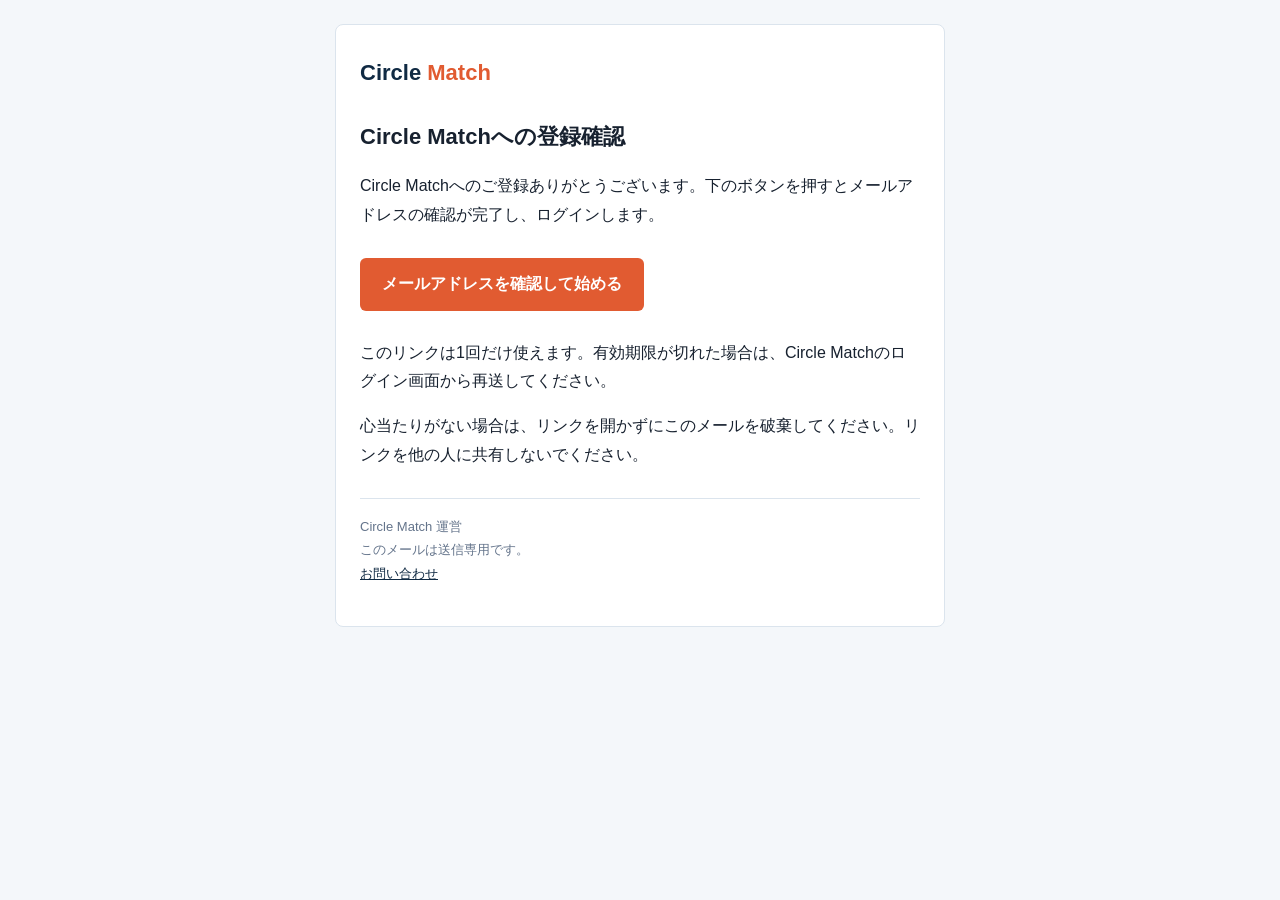
<file: outputs/email-templates/confirm-signup.html>
<!doctype html>
<html lang="ja"><head><meta charset="utf-8"><meta name="viewport" content="width=device-width, initial-scale=1"></head>
<body style="margin:0;padding:24px 16px;background:#f4f7fa;font-family:Arial,sans-serif;color:#17212f;line-height:1.8">
<div style="max-width:560px;margin:auto;padding:28px 24px;background:#fff;border:1px solid #dbe4ed;border-radius:8px">
  <p style="margin:0 0 24px;font-size:22px;font-weight:bold;color:#102a43">Circle <span style="color:#e15b31">Match</span></p>
  <h1 style="font-size:22px;margin:0 0 16px">Circle Matchへの登録確認</h1>
  <p>Circle Matchへのご登録ありがとうございます。下のボタンを押すとメールアドレスの確認が完了し、ログインします。</p>
  <p style="margin:28px 0"><a href="{{ .ConfirmationURL }}" style="display:inline-block;padding:12px 22px;border-radius:6px;background:#e15b31;color:#fff;font-weight:bold;text-decoration:none">メールアドレスを確認して始める</a></p>
  <p>このリンクは1回だけ使えます。有効期限が切れた場合は、Circle Matchのログイン画面から再送してください。</p>
  <p>心当たりがない場合は、リンクを開かずにこのメールを破棄してください。リンクを他の人に共有しないでください。</p>
  <p style="margin-top:28px;border-top:1px solid #dbe4ed;padding-top:16px;color:#64748b;font-size:13px">Circle Match 運営<br>このメールは送信専用です。<br><a href="https://circle-match.jp/contact" style="color:#102a43">お問い合わせ</a></p>
</div></body></html>
</file>
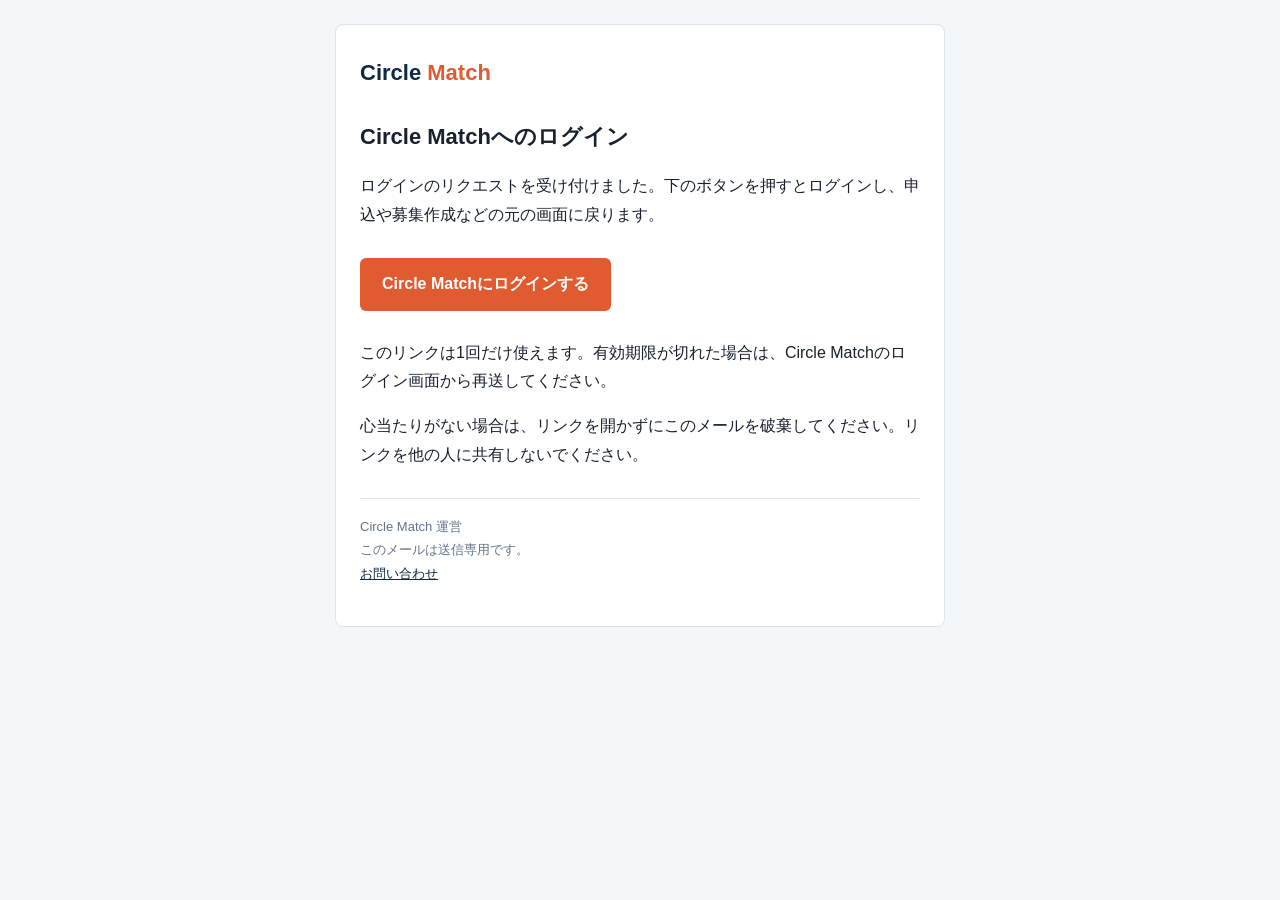
<file: outputs/email-templates/magic-link.html>
<!doctype html>
<html lang="ja"><head><meta charset="utf-8"><meta name="viewport" content="width=device-width, initial-scale=1"></head>
<body style="margin:0;padding:24px 16px;background:#f4f7fa;font-family:Arial,sans-serif;color:#17212f;line-height:1.8">
<div style="max-width:560px;margin:auto;padding:28px 24px;background:#fff;border:1px solid #dbe4ed;border-radius:8px">
  <p style="margin:0 0 24px;font-size:22px;font-weight:bold;color:#102a43">Circle <span style="color:#e15b31">Match</span></p>
  <h1 style="font-size:22px;margin:0 0 16px">Circle Matchへのログイン</h1>
  <p>ログインのリクエストを受け付けました。下のボタンを押すとログインし、申込や募集作成などの元の画面に戻ります。</p>
  <p style="margin:28px 0"><a href="{{ .ConfirmationURL }}" style="display:inline-block;padding:12px 22px;border-radius:6px;background:#e15b31;color:#fff;font-weight:bold;text-decoration:none">Circle Matchにログインする</a></p>
  <p>このリンクは1回だけ使えます。有効期限が切れた場合は、Circle Matchのログイン画面から再送してください。</p>
  <p>心当たりがない場合は、リンクを開かずにこのメールを破棄してください。リンクを他の人に共有しないでください。</p>
  <p style="margin-top:28px;border-top:1px solid #dbe4ed;padding-top:16px;color:#64748b;font-size:13px">Circle Match 運営<br>このメールは送信専用です。<br><a href="https://circle-match.jp/contact" style="color:#102a43">お問い合わせ</a></p>
</div></body></html>
</file>
